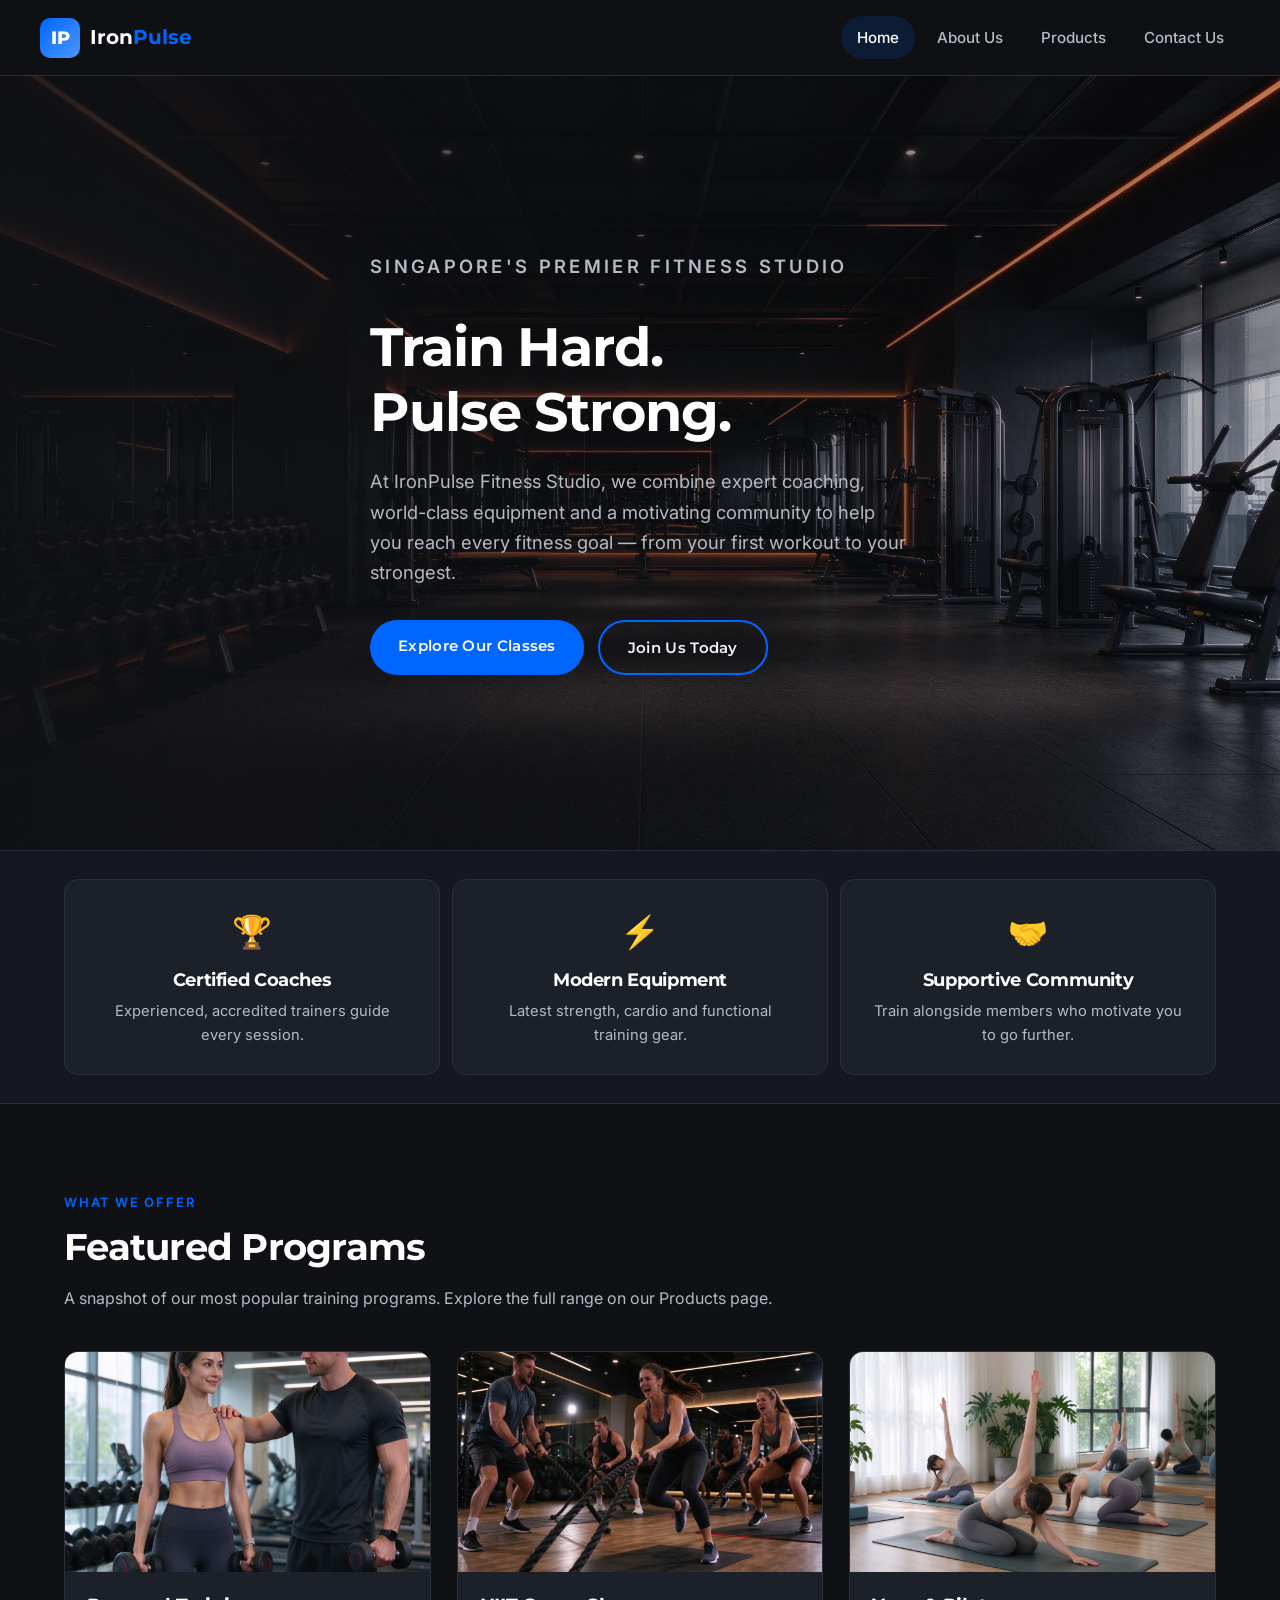
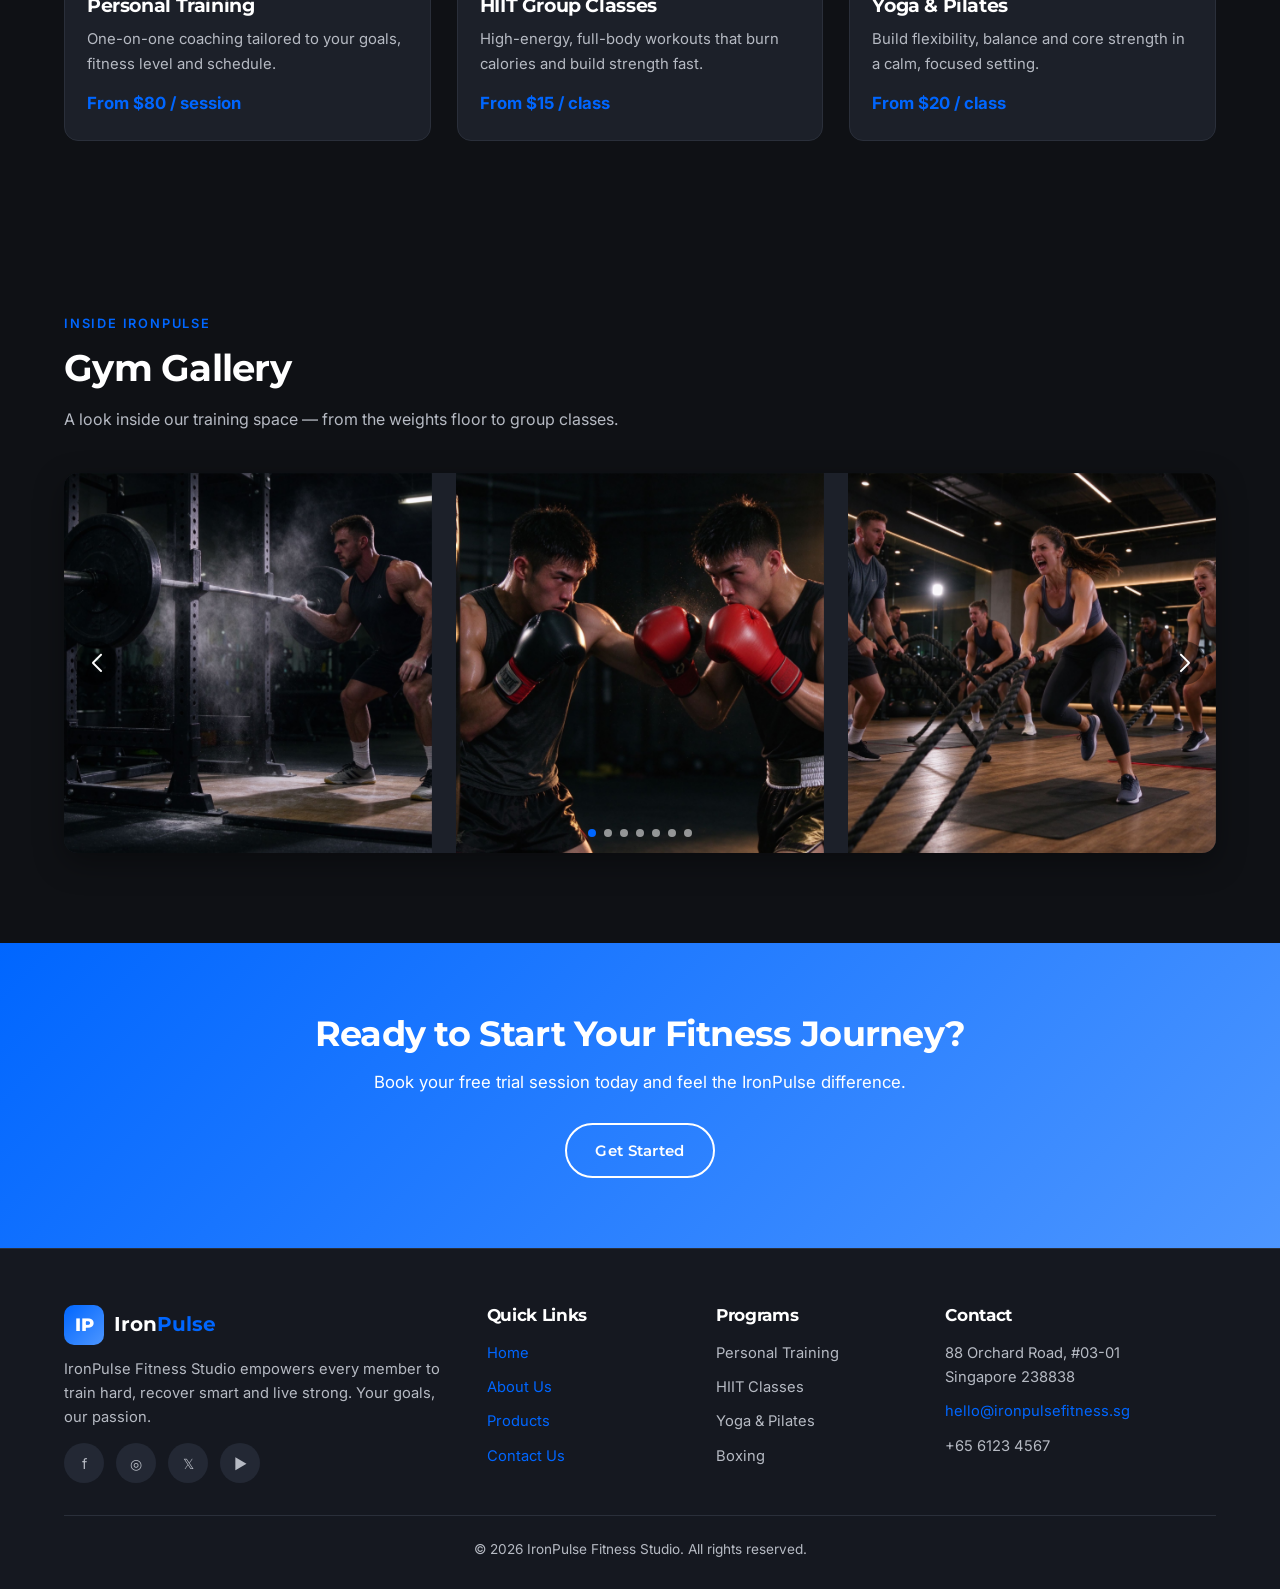
<file: index.html>
<!DOCTYPE html>
<html lang="en">
<head>
  <meta charset="UTF-8">
  <meta name="viewport" content="width=device-width, initial-scale=1.0">
  <title>IronPulse Fitness Studio | Train Hard. Pulse Strong.</title>
  <link rel="preconnect" href="https://fonts.googleapis.com">
  <link rel="preconnect" href="https://fonts.gstatic.com" crossorigin>
  <link href="https://fonts.googleapis.com/css2?family=Montserrat:wght@600;700;800&family=Inter:wght@400;500;600&display=swap" rel="stylesheet">
  <link rel="stylesheet" href="style.css">
  <link rel="stylesheet" href="https://cdn.jsdelivr.net/npm/swiper@11/swiper-bundle.min.css"/>
</head>
<body>
  <!-- ===== Shared header / navigation ===== -->
  <header class="site-header">
    <div class="wrapper header-inner">
      <a class="brand" href="index.html">
        <span class="brand-mark">IP</span>
        <span class="brand-name">Iron<span>Pulse</span></span>
      </a>
      <nav class="site-nav" aria-label="Main navigation">
        <ul>
          <li><a href="index.html" class="active">Home</a></li>
          <li><a href="aboutus.html">About Us</a></li>
          <li><a href="products.html">Products</a></li>
          <li><a href="contactus.html">Contact Us</a></li>
        </ul>
      </nav>
    </div>
  </header>

  <main>
    <!-- Hero section -->
    <section class="hero">
      <div class="hero-bg" role="img" aria-label="Modern gym interior"></div>
      <div class="wrapper">
        <div class="hero-content">
          <p class="hero-kicker">Singapore's Premier Fitness Studio</p>
          <h1>Train Hard.<br>Pulse Strong.</h1>
          <p>At IronPulse Fitness Studio, we combine expert coaching, world-class equipment and a motivating community to help you reach every fitness goal — from your first workout to your strongest.</p>
          <div class="hero-actions">
            <a href="products.html" class="btn btn-primary">Explore Our Classes</a>
            <a href="contactus.html" class="btn btn-outline">Join Us Today</a>
          </div>
        </div>
      </div>
    </section>

    <!-- Feature strip -->
    <section class="feature-strip">
      <div class="wrapper">
        <div class="feature-box"><div class="feature-icon">🏆</div><h3>Certified Coaches</h3><p>Experienced, accredited trainers guide every session.</p></div>
        <div class="feature-box"><div class="feature-icon">⚡</div><h3>Modern Equipment</h3><p>Latest strength, cardio and functional training gear.</p></div>
        <div class="feature-box"><div class="feature-icon">🤝</div><h3>Supportive Community</h3><p>Train alongside members who motivate you to go further.</p></div>
      </div>
    </section>

    <!-- Featured services preview -->
    <section class="section">
      <div class="wrapper">
        <span class="section-kicker">What We Offer</span>
        <h2 class="section-title">Featured Programs</h2>
        <p class="section-sub">A snapshot of our most popular training programs. Explore the full range on our Products page.</p>
        <div class="featured-grid">
          <article class="service-card">
            <img src="Assets/images/pt.jpg" alt="Personal training session">
            <div class="card-body">
              <h3>Personal Training</h3>
              <p>One-on-one coaching tailored to your goals, fitness level and schedule.</p>
              <span class="price">From $80 / session</span>
            </div>
          </article>
          <article class="service-card">
            <img src="Assets/images/hiit.jpg" alt="High-intensity group HIIT class">
            <div class="card-body">
              <h3>HIIT Group Classes</h3>
              <p>High-energy, full-body workouts that burn calories and build strength fast.</p>
              <span class="price">From $15 / class</span>
            </div>
          </article>
          <article class="service-card">
            <img src="Assets/images/yoga.jpg" alt="Yoga and pilates studio">
            <div class="card-body">
              <h3>Yoga &amp; Pilates</h3>
              <p>Build flexibility, balance and core strength in a calm, focused setting.</p>
              <span class="price">From $20 / class</span>
            </div>
          </article>
        </div>
      </div>
    </section>

    <!-- Gym gallery carousel (Swiper) -->
    <section class="section gallery-section">
      <div class="wrapper">
        <span class="section-kicker">Inside IronPulse</span>
        <h2 class="section-title">Gym Gallery</h2>
        <p class="section-sub">A look inside our training space — from the weights floor to group classes.</p>
      </div>
      <div class="wrapper">
        <div class="swiper my-gallery">
          <div class="swiper-wrapper">
            <div class="swiper-slide"><img src="Assets/images/strength.jpg" alt="Strength training zone"></div>
            <div class="swiper-slide"><img src="Assets/images/boxing.jpg" alt="Boxing class"></div>
            <div class="swiper-slide"><img src="Assets/images/hiit.jpg" alt="HIIT group class"></div>
            <div class="swiper-slide"><img src="Assets/images/yoga.jpg" alt="Yoga studio"></div>
            <div class="swiper-slide"><img src="Assets/images/team.jpg" alt="Coach team"></div>
            <div class="swiper-slide"><img src="Assets/images/nutrition.jpg" alt="Nutrition corner"></div>
            <div class="swiper-slide"><img src="Assets/images/pt.jpg" alt="Personal training session"></div>
          </div>
          <div class="swiper-button-next"></div>
          <div class="swiper-button-prev"></div>
          <div class="swiper-pagination"></div>
        </div>
      </div>
    </section>

    <!-- Call to action -->
    <section class="cta-band">
      <div class="wrapper">
        <h2>Ready to Start Your Fitness Journey?</h2>
        <p>Book your free trial session today and feel the IronPulse difference.</p>
        <a href="contactus.html" class="btn btn-outline">Get Started</a>
      </div>
    </section>
  </main>

  <!-- ===== Shared footer ===== -->
  <footer class="site-footer">
    <div class="wrapper">
      <div class="footer-grid">
        <div class="footer-col">
          <a class="brand" href="index.html">
            <span class="brand-mark">IP</span>
            <span class="brand-name">Iron<span>Pulse</span></span>
          </a>
          <p class="footer-about">IronPulse Fitness Studio empowers every member to train hard, recover smart and live strong. Your goals, our passion.</p>
          <div class="social-icons">
            <a href="https://facebook.com" target="_blank" rel="noopener" aria-label="Facebook">f</a>
            <a href="https://instagram.com" target="_blank" rel="noopener" aria-label="Instagram">◎</a>
            <a href="https://twitter.com" target="_blank" rel="noopener" aria-label="X / Twitter">𝕏</a>
            <a href="https://youtube.com" target="_blank" rel="noopener" aria-label="YouTube">▶</a>
          </div>
        </div>
        <div class="footer-col">
          <h4>Quick Links</h4>
          <ul>
            <li><a href="index.html">Home</a></li>
            <li><a href="aboutus.html">About Us</a></li>
            <li><a href="products.html">Products</a></li>
            <li><a href="contactus.html">Contact Us</a></li>
          </ul>
        </div>
        <div class="footer-col">
          <h4>Programs</h4>
          <ul>
            <li>Personal Training</li>
            <li>HIIT Classes</li>
            <li>Yoga &amp; Pilates</li>
            <li>Boxing</li>
          </ul>
        </div>
        <div class="footer-col">
          <h4>Contact</h4>
          <ul>
            <li>88 Orchard Road, #03-01<br>Singapore 238838</li>
            <li><a href="mailto:hello@ironpulsefitness.sg">hello@ironpulsefitness.sg</a></li>
            <li>+65 6123 4567</li>
          </ul>
        </div>
      </div>
      <div class="footer-bottom">
        <p>&copy; 2026 IronPulse Fitness Studio. All rights reserved.</p>
      </div>
    </div>
  </footer>
  <script src="https://cdn.jsdelivr.net/npm/swiper@11/swiper-bundle.min.js"></script>
  <script>
    const gallery = new Swiper('.my-gallery', {
      loop: true,
      autoplay: {
        delay: 2000,
        disableOnInteraction: false,
      },
      pagination: {
        el: '.swiper-pagination',
        clickable: true,
      },
      navigation: {
        nextEl: '.swiper-button-next',
        prevEl: '.swiper-button-prev',
      },
      breakpoints: {
        0: { slidesPerView: 1, spaceBetween: 16 },
        768: { slidesPerView: 2, spaceBetween: 20 },
        1024: { slidesPerView: 3, spaceBetween: 24 },
      },
    });
  </script>
</body>
</html>
</file>
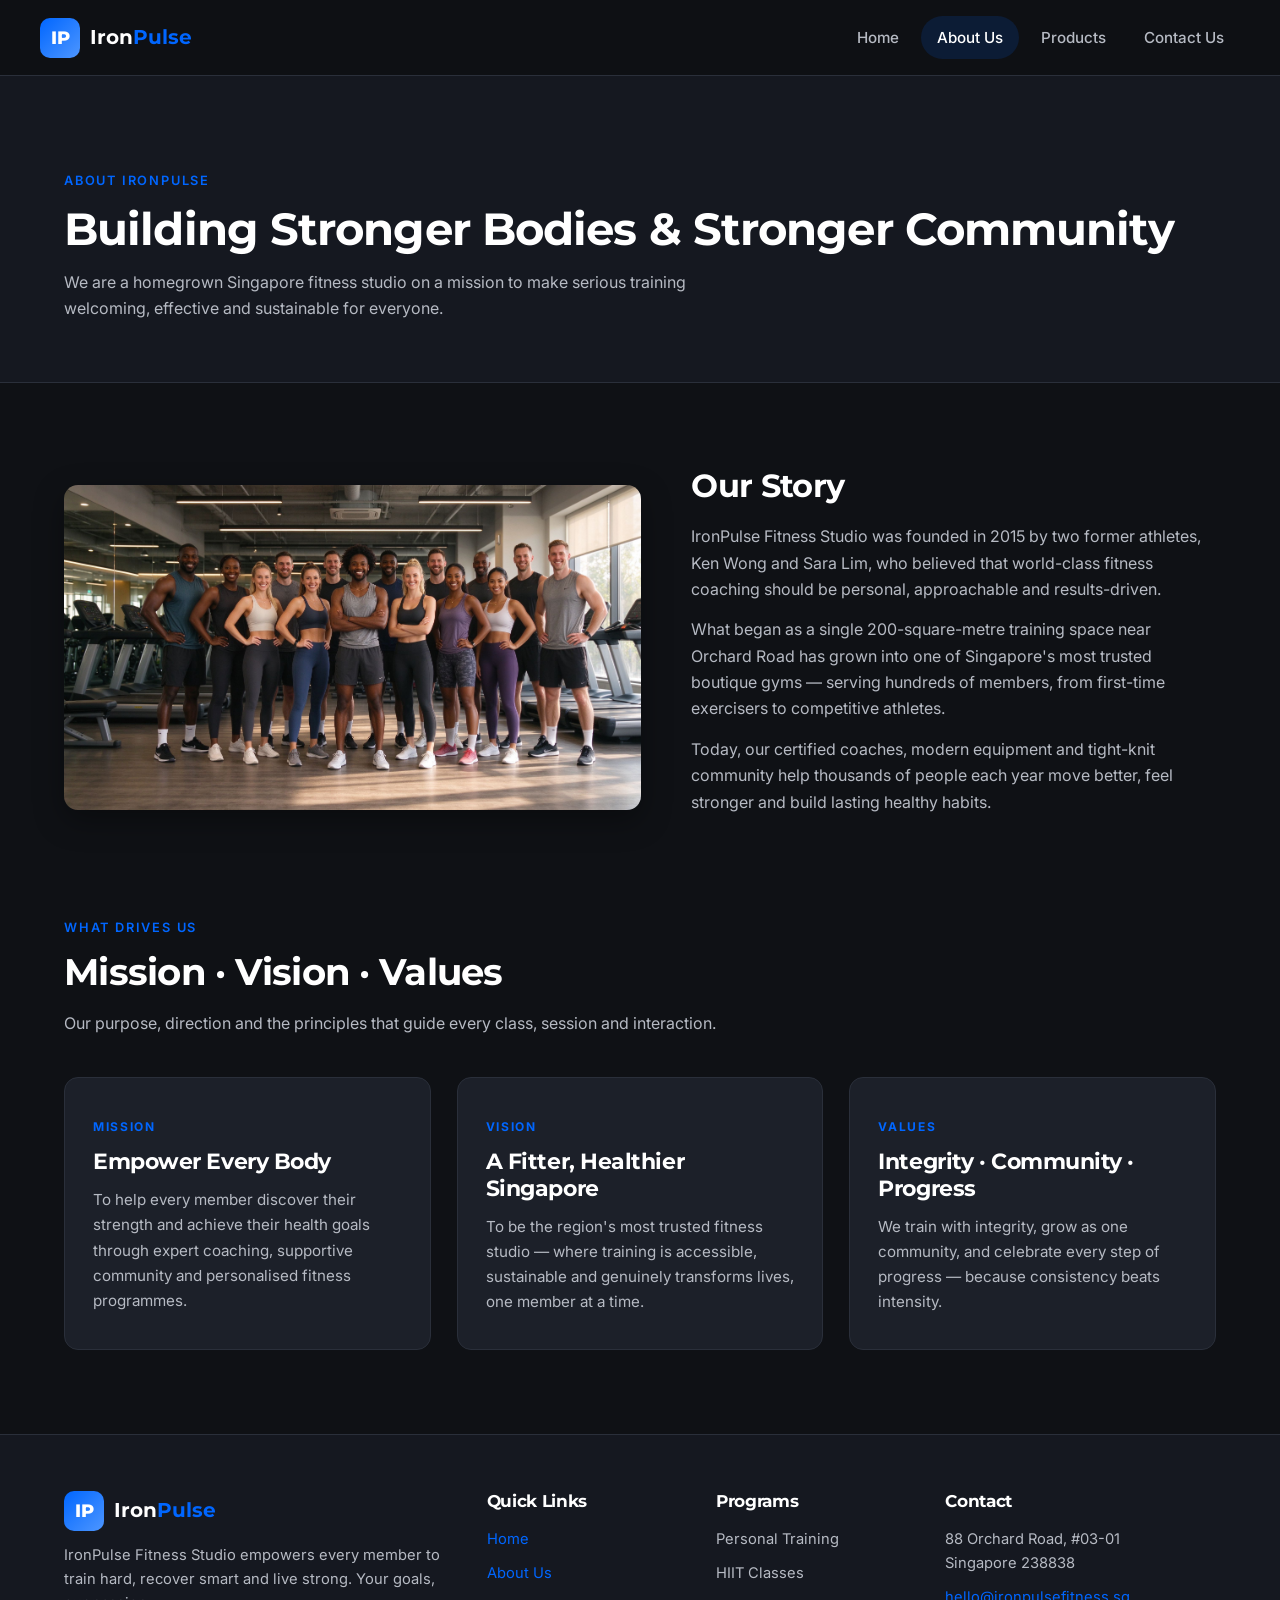
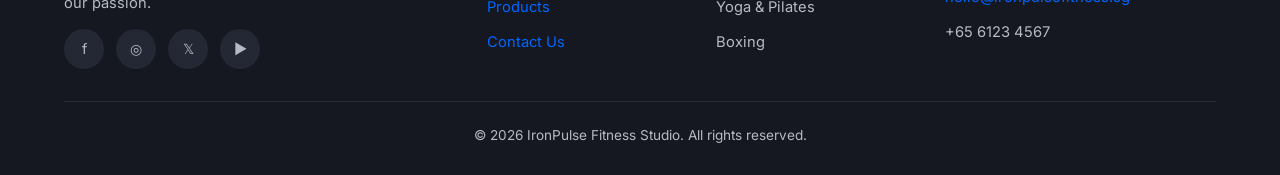
<file: aboutus.html>
<!DOCTYPE html>
<html lang="en">
<head>
  <meta charset="UTF-8">
  <meta name="viewport" content="width=device-width, initial-scale=1.0">
  <title>About Us | IronPulse Fitness Studio</title>
  <link rel="preconnect" href="https://fonts.googleapis.com">
  <link rel="preconnect" href="https://fonts.gstatic.com" crossorigin>
  <link href="https://fonts.googleapis.com/css2?family=Montserrat:wght@600;700;800&family=Inter:wght@400;500;600&display=swap" rel="stylesheet">
  <link rel="stylesheet" href="style.css">
</head>
<body>
  <!-- ===== Shared header / navigation ===== -->
  <header class="site-header">
    <div class="wrapper header-inner">
      <a class="brand" href="index.html">
        <span class="brand-mark">IP</span>
        <span class="brand-name">Iron<span>Pulse</span></span>
      </a>
      <nav class="site-nav" aria-label="Main navigation">
        <ul>
          <li><a href="index.html">Home</a></li>
          <li><a href="aboutus.html" class="active">About Us</a></li>
          <li><a href="products.html">Products</a></li>
          <li><a href="contactus.html">Contact Us</a></li>
        </ul>
      </nav>
    </div>
  </header>

  <main>
    <section class="page-hero">
      <div class="wrapper">
        <span class="section-kicker">About IronPulse</span>
        <h1>Building Stronger Bodies &amp; Stronger Community</h1>
        <p>We are a homegrown Singapore fitness studio on a mission to make serious training welcoming, effective and sustainable for everyone.</p>
      </div>
    </section>

    <!-- Company history -->
    <section class="section">
      <div class="wrapper about-split">
        <img src="Assets/images/team.jpg" alt="The IronPulse Fitness coaching team">
        <div class="about-text">
          <h2>Our Story</h2>
          <p>IronPulse Fitness Studio was founded in 2015 by two former athletes, Ken Wong and Sara Lim, who believed that world-class fitness coaching should be personal, approachable and results-driven.</p>
          <p>What began as a single 200-square-metre training space near Orchard Road has grown into one of Singapore's most trusted boutique gyms — serving hundreds of members, from first-time exercisers to competitive athletes.</p>
          <p>Today, our certified coaches, modern equipment and tight-knit community help thousands of people each year move better, feel stronger and build lasting healthy habits.</p>
        </div>
      </div>
    </section>

    <!-- Mission, Vision, Values -->
    <section class="section" style="padding-top: 0;">
      <div class="wrapper">
        <span class="section-kicker">What Drives Us</span>
        <h2 class="section-title">Mission · Vision · Values</h2>
        <p class="section-sub">Our purpose, direction and the principles that guide every class, session and interaction.</p>
        <div class="mvv-grid">
          <div class="mvv-card">
            <span class="tag">Mission</span>
            <h3>Empower Every Body</h3>
            <p>To help every member discover their strength and achieve their health goals through expert coaching, supportive community and personalised fitness programmes.</p>
          </div>
          <div class="mvv-card">
            <span class="tag">Vision</span>
            <h3>A Fitter, Healthier Singapore</h3>
            <p>To be the region's most trusted fitness studio — where training is accessible, sustainable and genuinely transforms lives, one member at a time.</p>
          </div>
          <div class="mvv-card">
            <span class="tag">Values</span>
            <h3>Integrity · Community · Progress</h3>
            <p>We train with integrity, grow as one community, and celebrate every step of progress — because consistency beats intensity.</p>
          </div>
        </div>
      </div>
    </section>
  </main>

  <!-- ===== Shared footer ===== -->
  <footer class="site-footer">
    <div class="wrapper">
      <div class="footer-grid">
        <div class="footer-col">
          <a class="brand" href="index.html">
            <span class="brand-mark">IP</span>
            <span class="brand-name">Iron<span>Pulse</span></span>
          </a>
          <p class="footer-about">IronPulse Fitness Studio empowers every member to train hard, recover smart and live strong. Your goals, our passion.</p>
          <div class="social-icons">
            <a href="https://facebook.com" target="_blank" rel="noopener" aria-label="Facebook">f</a>
            <a href="https://instagram.com" target="_blank" rel="noopener" aria-label="Instagram">◎</a>
            <a href="https://twitter.com" target="_blank" rel="noopener" aria-label="X / Twitter">𝕏</a>
            <a href="https://youtube.com" target="_blank" rel="noopener" aria-label="YouTube">▶</a>
          </div>
        </div>
        <div class="footer-col">
          <h4>Quick Links</h4>
          <ul>
            <li><a href="index.html">Home</a></li>
            <li><a href="aboutus.html">About Us</a></li>
            <li><a href="products.html">Products</a></li>
            <li><a href="contactus.html">Contact Us</a></li>
          </ul>
        </div>
        <div class="footer-col">
          <h4>Programs</h4>
          <ul>
            <li>Personal Training</li>
            <li>HIIT Classes</li>
            <li>Yoga &amp; Pilates</li>
            <li>Boxing</li>
          </ul>
        </div>
        <div class="footer-col">
          <h4>Contact</h4>
          <ul>
            <li>88 Orchard Road, #03-01<br>Singapore 238838</li>
            <li><a href="mailto:hello@ironpulsefitness.sg">hello@ironpulsefitness.sg</a></li>
            <li>+65 6123 4567</li>
          </ul>
        </div>
      </div>
      <div class="footer-bottom">
        <p>&copy; 2026 IronPulse Fitness Studio. All rights reserved.</p>
      </div>
    </div>
  </footer>
</body>
</html>
</file>
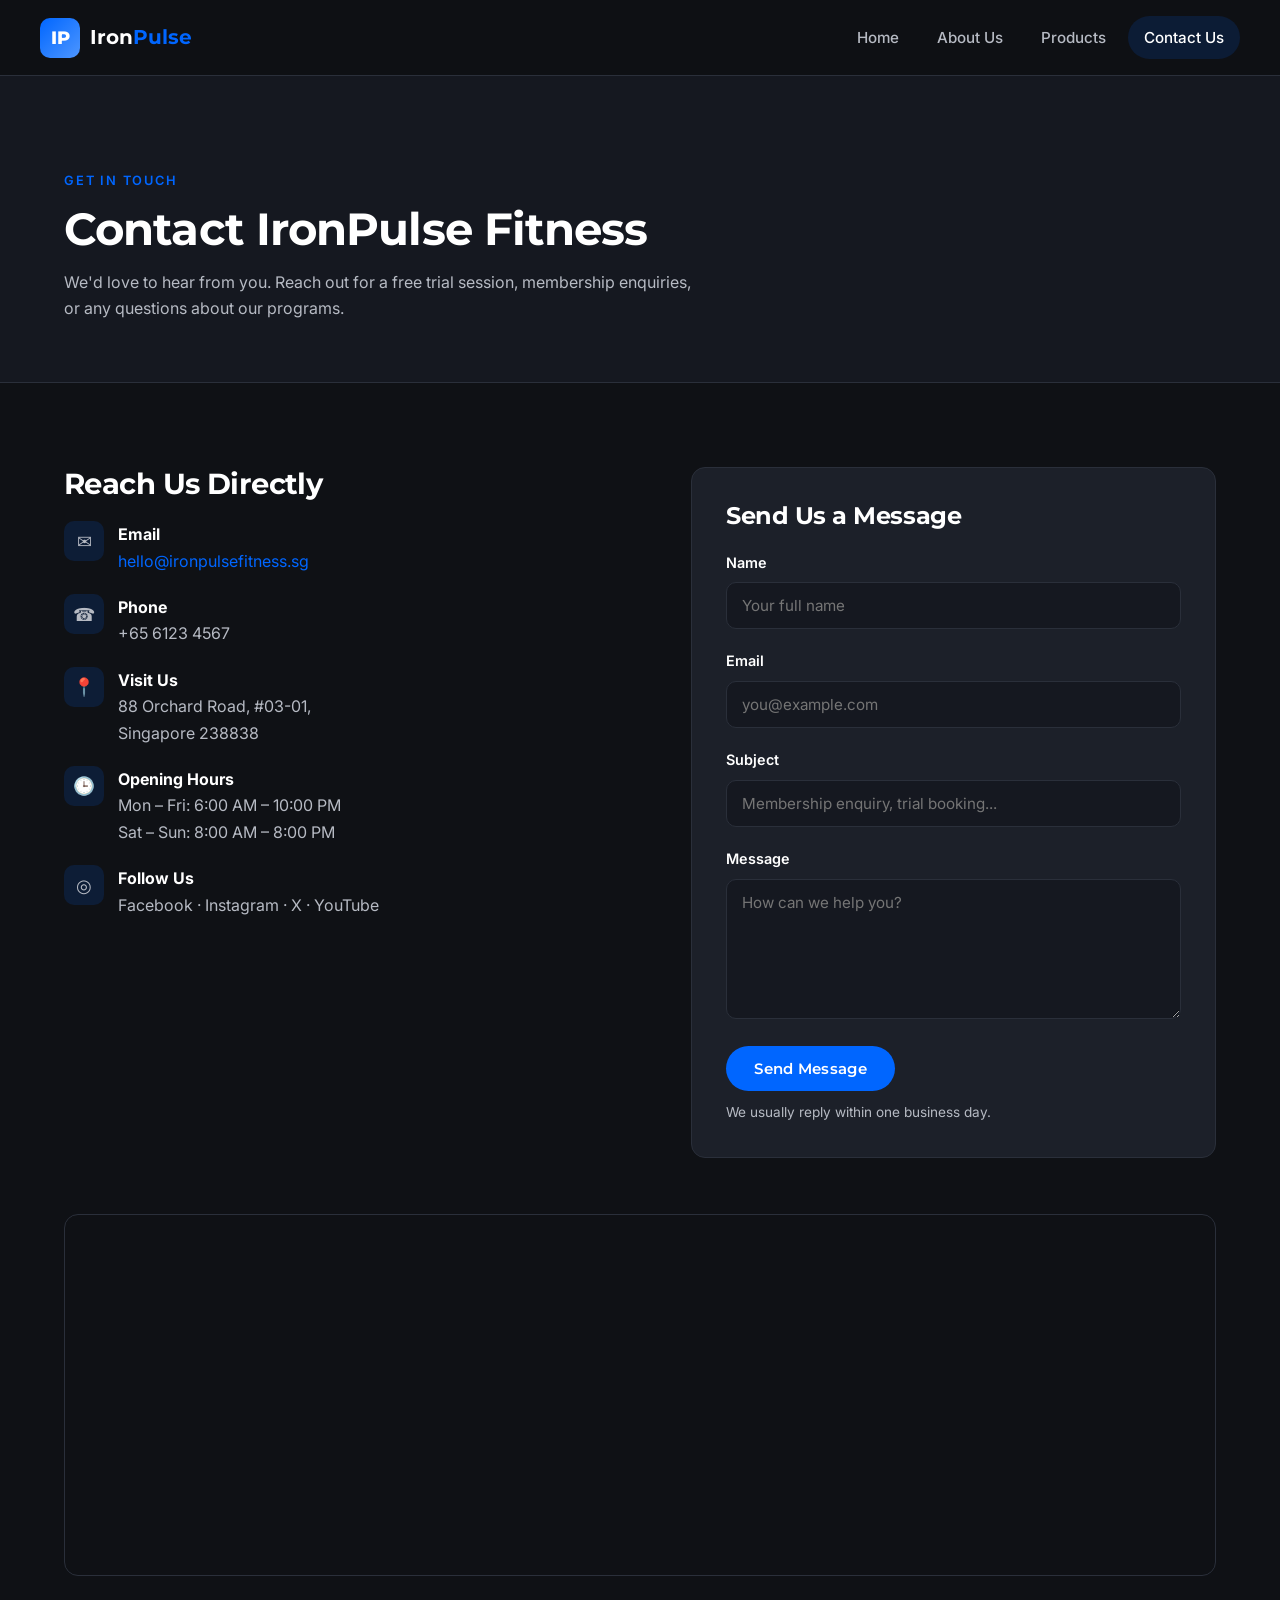
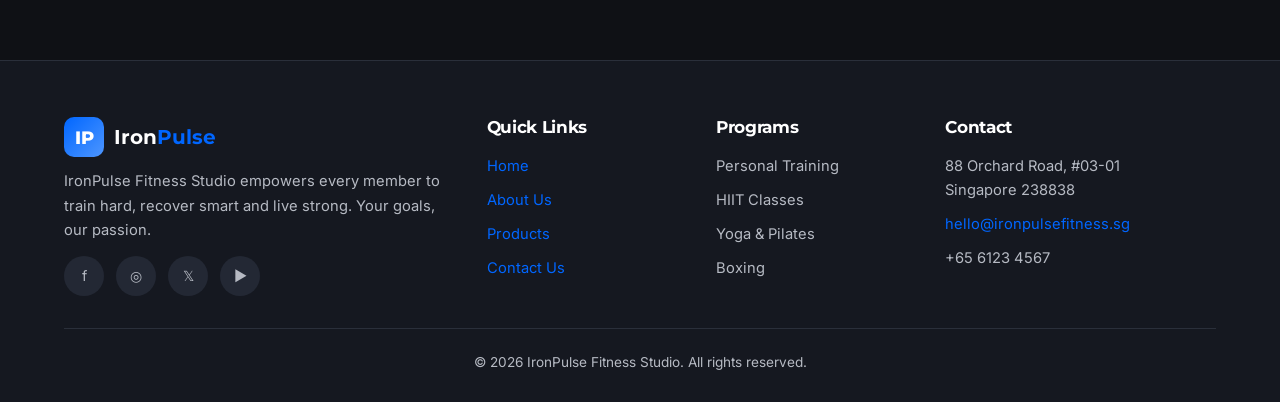
<file: contactus.html>
<!DOCTYPE html>
<html lang="en">
<head>
  <meta charset="UTF-8">
  <meta name="viewport" content="width=device-width, initial-scale=1.0">
  <title>Contact Us | IronPulse Fitness Studio</title>
  <link rel="preconnect" href="https://fonts.googleapis.com">
  <link rel="preconnect" href="https://fonts.gstatic.com" crossorigin>
  <link href="https://fonts.googleapis.com/css2?family=Montserrat:wght@600;700;800&family=Inter:wght@400;500;600&display=swap" rel="stylesheet">
  <link rel="stylesheet" href="style.css">
</head>
<body>
  <!-- ===== Shared header / navigation ===== -->
  <header class="site-header">
    <div class="wrapper header-inner">
      <a class="brand" href="index.html">
        <span class="brand-mark">IP</span>
        <span class="brand-name">Iron<span>Pulse</span></span>
      </a>
      <nav class="site-nav" aria-label="Main navigation">
        <ul>
          <li><a href="index.html">Home</a></li>
          <li><a href="aboutus.html">About Us</a></li>
          <li><a href="products.html">Products</a></li>
          <li><a href="contactus.html" class="active">Contact Us</a></li>
        </ul>
      </nav>
    </div>
  </header>

  <main>
    <section class="page-hero">
      <div class="wrapper">
        <span class="section-kicker">Get In Touch</span>
        <h1>Contact IronPulse Fitness</h1>
        <p>We'd love to hear from you. Reach out for a free trial session, membership enquiries, or any questions about our programs.</p>
      </div>
    </section>

    <section class="section">
      <div class="wrapper contact-grid">
        <!-- Contact information -->
        <div class="contact-info">
          <h2>Reach Us Directly</h2>
          <ul class="info-list">
            <li>
              <span class="ic">✉</span>
              <div>
                <strong>Email</strong>
                <a href="mailto:hello@ironpulsefitness.sg">hello@ironpulsefitness.sg</a>
              </div>
            </li>
            <li>
              <span class="ic">☎</span>
              <div>
                <strong>Phone</strong>
                +65 6123 4567
              </div>
            </li>
            <li>
              <span class="ic">📍</span>
              <div>
                <strong>Visit Us</strong>
                88 Orchard Road, #03-01,<br>Singapore 238838
              </div>
            </li>
            <li>
              <span class="ic">🕒</span>
              <div>
                <strong>Opening Hours</strong>
                Mon – Fri: 6:00 AM – 10:00 PM<br>Sat – Sun: 8:00 AM – 8:00 PM
              </div>
            </li>
            <li>
              <span class="ic">◎</span>
              <div>
                <strong>Follow Us</strong>
                <span>Facebook · Instagram · X · YouTube</span>
              </div>
            </li>
          </ul>
        </div>

        <!-- Contact form -->
        <form class="contact-form" action="#" method="post">
          <h2 style="font-size:1.5rem; margin-bottom:20px;">Send Us a Message</h2>
          <div class="form-group">
            <label for="name">Name</label>
            <input type="text" id="name" name="name" placeholder="Your full name" required>
          </div>
          <div class="form-group">
            <label for="email">Email</label>
            <input type="email" id="email" name="email" placeholder="you@example.com" required>
          </div>
          <div class="form-group">
            <label for="subject">Subject</label>
            <input type="text" id="subject" name="subject" placeholder="Membership enquiry, trial booking..." required>
          </div>
          <div class="form-group">
            <label for="message">Message</label>
            <textarea id="message" name="message" placeholder="How can we help you?" required></textarea>
          </div>
          <button type="submit" class="btn btn-primary">Send Message</button>
          <p class="form-note">We usually reply within one business day.</p>
        </form>
      </div>

      <!-- Embedded map -->
      <div class="wrapper">
        <div class="map-box">
          <iframe
            title="IronPulse Fitness Studio location map"
            src="https://www.openstreetmap.org/export/embed.html?bbox=103.8348%2C1.3035%2C103.8528%2C1.3160&amp;layer=mapnik&amp;marker=1.3097%2C103.8438"
            loading="lazy"
            allowfullscreen></iframe>
        </div>
      </div>
    </section>
  </main>

  <!-- ===== Shared footer ===== -->
  <footer class="site-footer">
    <div class="wrapper">
      <div class="footer-grid">
        <div class="footer-col">
          <a class="brand" href="index.html">
            <span class="brand-mark">IP</span>
            <span class="brand-name">Iron<span>Pulse</span></span>
          </a>
          <p class="footer-about">IronPulse Fitness Studio empowers every member to train hard, recover smart and live strong. Your goals, our passion.</p>
          <div class="social-icons">
            <a href="https://facebook.com" target="_blank" rel="noopener" aria-label="Facebook">f</a>
            <a href="https://instagram.com" target="_blank" rel="noopener" aria-label="Instagram">◎</a>
            <a href="https://twitter.com" target="_blank" rel="noopener" aria-label="X / Twitter">𝕏</a>
            <a href="https://youtube.com" target="_blank" rel="noopener" aria-label="YouTube">▶</a>
          </div>
        </div>
        <div class="footer-col">
          <h4>Quick Links</h4>
          <ul>
            <li><a href="index.html">Home</a></li>
            <li><a href="aboutus.html">About Us</a></li>
            <li><a href="products.html">Products</a></li>
            <li><a href="contactus.html">Contact Us</a></li>
          </ul>
        </div>
        <div class="footer-col">
          <h4>Programs</h4>
          <ul>
            <li>Personal Training</li>
            <li>HIIT Classes</li>
            <li>Yoga &amp; Pilates</li>
            <li>Boxing</li>
          </ul>
        </div>
        <div class="footer-col">
          <h4>Contact</h4>
          <ul>
            <li>88 Orchard Road, #03-01<br>Singapore 238838</li>
            <li><a href="mailto:hello@ironpulsefitness.sg">hello@ironpulsefitness.sg</a></li>
            <li>+65 6123 4567</li>
          </ul>
        </div>
      </div>
      <div class="footer-bottom">
        <p>&copy; 2026 IronPulse Fitness Studio. All rights reserved.</p>
      </div>
    </div>
  </footer>
</body>
</html>
</file>
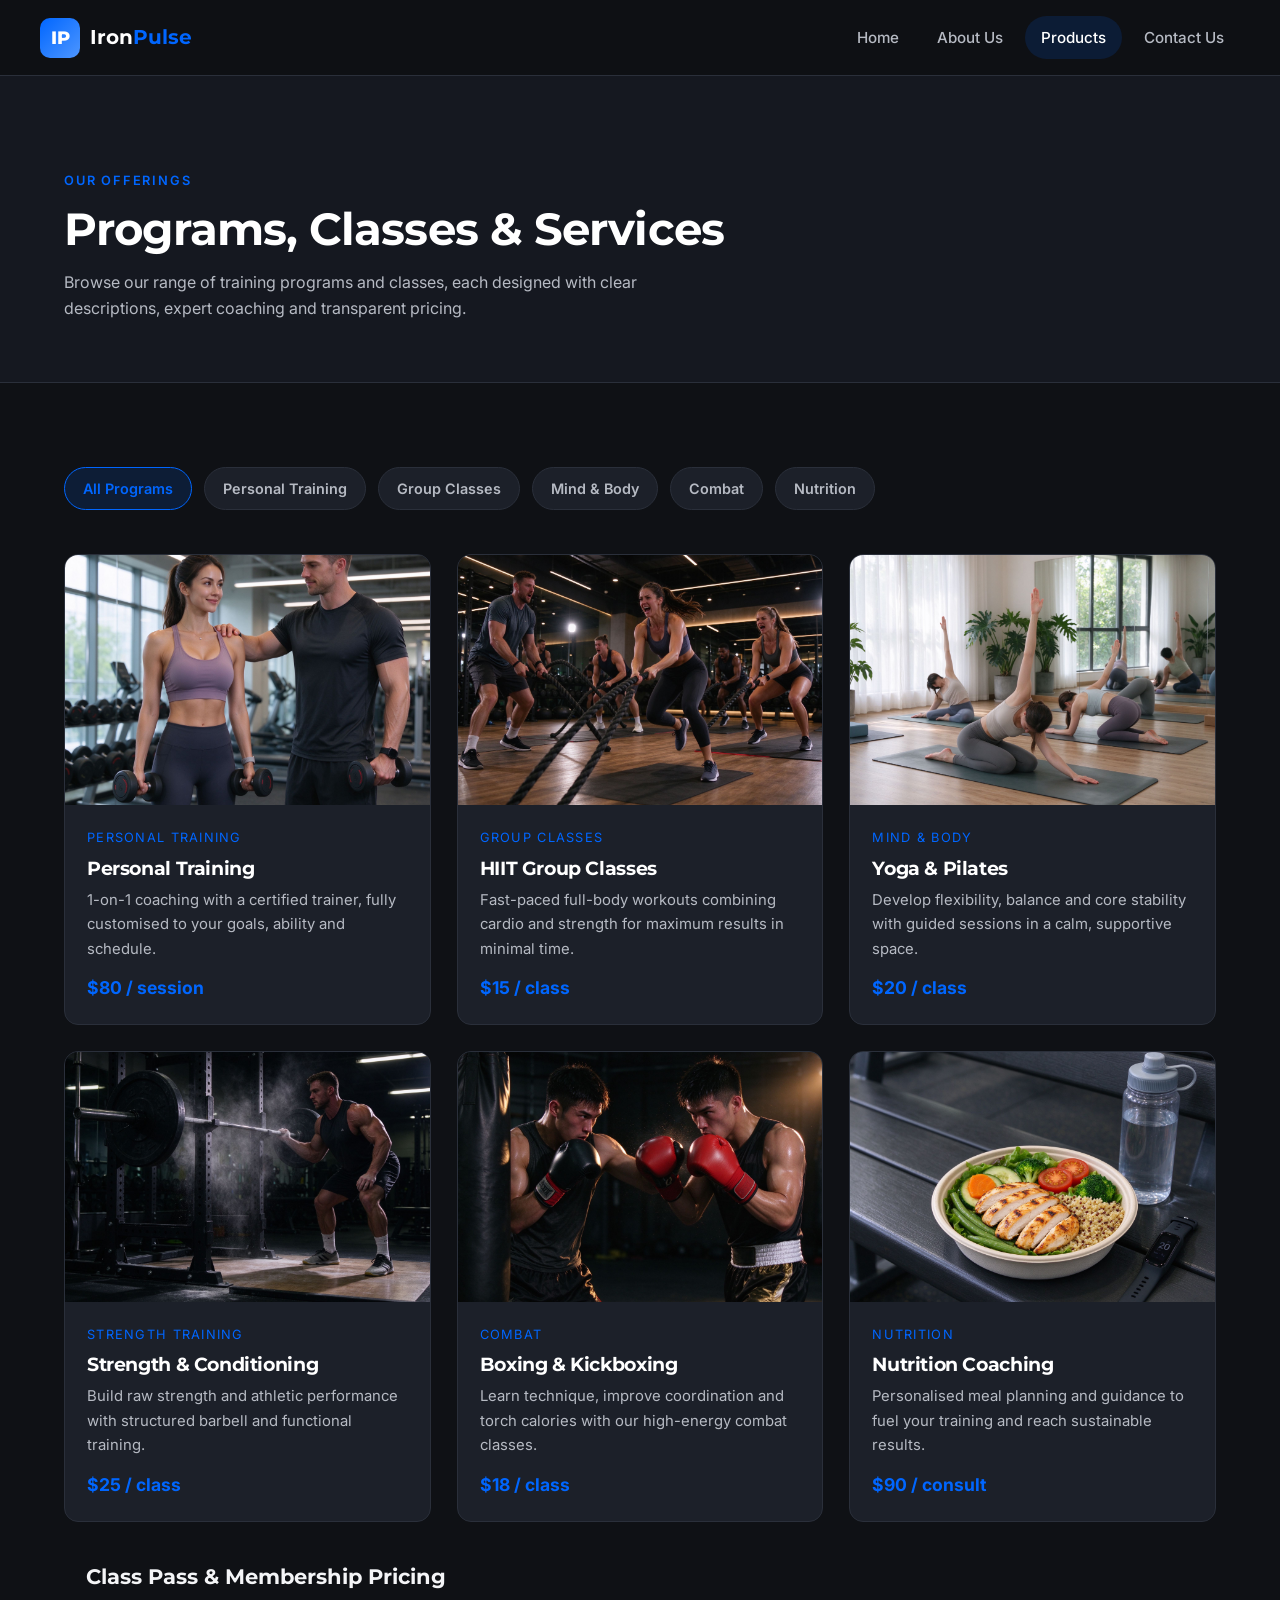
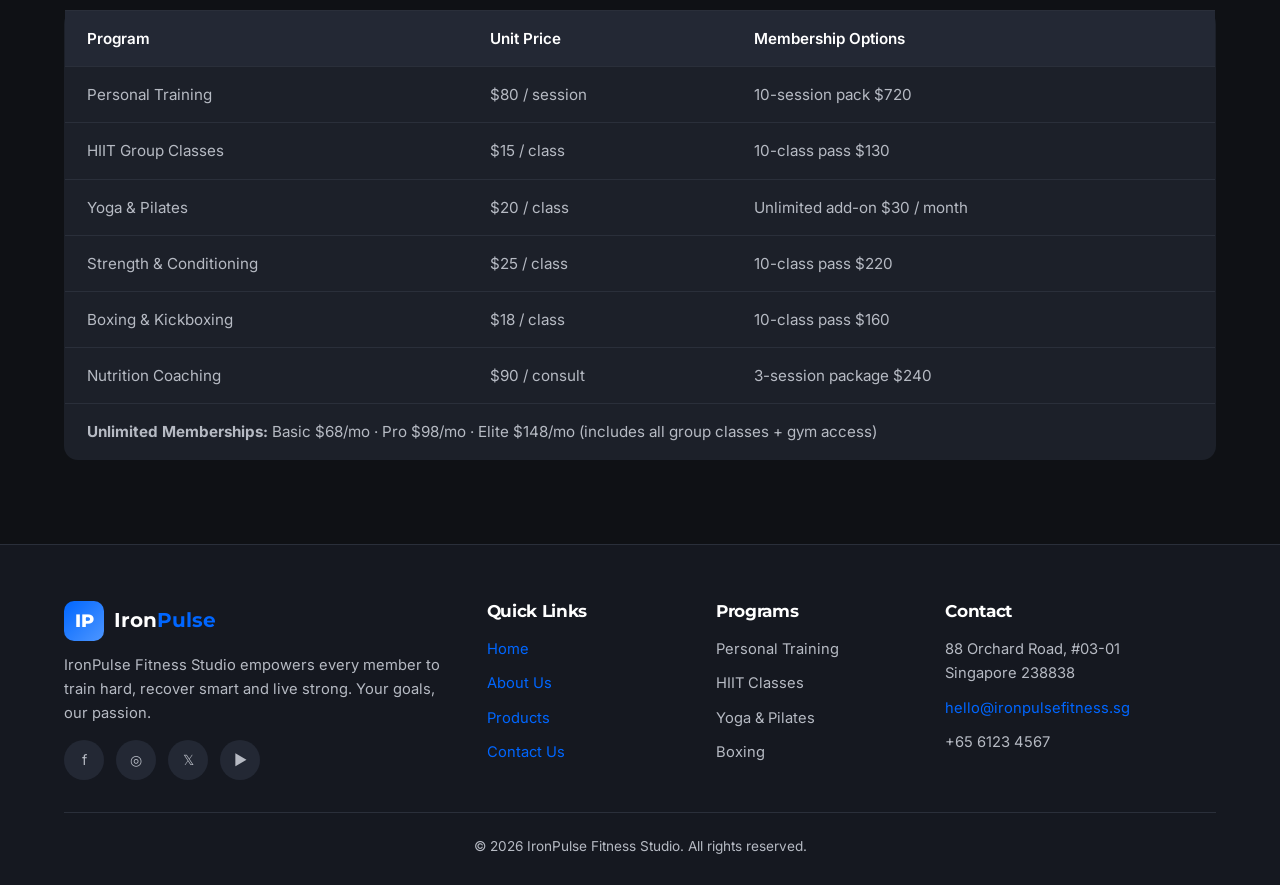
<file: products.html>
<!DOCTYPE html>
<html lang="en">
<head>
  <meta charset="UTF-8">
  <meta name="viewport" content="width=device-width, initial-scale=1.0">
  <title>Products &amp; Services | IronPulse Fitness Studio</title>
  <link rel="preconnect" href="https://fonts.googleapis.com">
  <link rel="preconnect" href="https://fonts.gstatic.com" crossorigin>
  <link href="https://fonts.googleapis.com/css2?family=Montserrat:wght@600;700;800&family=Inter:wght@400;500;600&display=swap" rel="stylesheet">
  <link rel="stylesheet" href="style.css">
</head>
<body>
  <!-- ===== Shared header / navigation ===== -->
  <header class="site-header">
    <div class="wrapper header-inner">
      <a class="brand" href="index.html">
        <span class="brand-mark">IP</span>
        <span class="brand-name">Iron<span>Pulse</span></span>
      </a>
      <nav class="site-nav" aria-label="Main navigation">
        <ul>
          <li><a href="index.html">Home</a></li>
          <li><a href="aboutus.html">About Us</a></li>
          <li><a href="products.html" class="active">Products</a></li>
          <li><a href="contactus.html">Contact Us</a></li>
        </ul>
      </nav>
    </div>
  </header>

  <main>
    <section class="page-hero">
      <div class="wrapper">
        <span class="section-kicker">Our Offerings</span>
        <h1>Programs, Classes &amp; Services</h1>
        <p>Browse our range of training programs and classes, each designed with clear descriptions, expert coaching and transparent pricing.</p>
      </div>
    </section>

    <!-- Service categories -->
    <section class="section">
      <div class="wrapper">
        <div class="category-tabs">
          <span>All Programs</span>
          <span>Personal Training</span>
          <span>Group Classes</span>
          <span>Mind &amp; Body</span>
          <span>Combat</span>
          <span>Nutrition</span>
        </div>

        <!-- Photo gallery (6 service images) -->
        <div class="gallery-grid">
          <div class="gallery-item">
            <img src="Assets/images/pt.jpg" alt="Personal training with dumbbells">
            <div class="g-body">
              <span class="g-cat">Personal Training</span>
              <h3>Personal Training</h3>
              <p>1-on-1 coaching with a certified trainer, fully customised to your goals, ability and schedule.</p>
              <span class="price">$80 / session</span>
            </div>
          </div>
          <div class="gallery-item">
            <img src="Assets/images/hiit.jpg" alt="Group HIIT class with battle ropes">
            <div class="g-body">
              <span class="g-cat">Group Classes</span>
              <h3>HIIT Group Classes</h3>
              <p>Fast-paced full-body workouts combining cardio and strength for maximum results in minimal time.</p>
              <span class="price">$15 / class</span>
            </div>
          </div>
          <div class="gallery-item">
            <img src="Assets/images/yoga.jpg" alt="Yoga and pilates studio class">
            <div class="g-body">
              <span class="g-cat">Mind &amp; Body</span>
              <h3>Yoga &amp; Pilates</h3>
              <p>Develop flexibility, balance and core stability with guided sessions in a calm, supportive space.</p>
              <span class="price">$20 / class</span>
            </div>
          </div>
          <div class="gallery-item">
            <img src="Assets/images/strength.jpg" alt="Strength and conditioning training">
            <div class="g-body">
              <span class="g-cat">Strength Training</span>
              <h3>Strength &amp; Conditioning</h3>
              <p>Build raw strength and athletic performance with structured barbell and functional training.</p>
              <span class="price">$25 / class</span>
            </div>
          </div>
          <div class="gallery-item">
            <img src="Assets/images/boxing.jpg" alt="Boxing and kickboxing training">
            <div class="g-body">
              <span class="g-cat">Combat</span>
              <h3>Boxing &amp; Kickboxing</h3>
              <p>Learn technique, improve coordination and torch calories with our high-energy combat classes.</p>
              <span class="price">$18 / class</span>
            </div>
          </div>
          <div class="gallery-item">
            <img src="Assets/images/nutrition.jpg" alt="Healthy nutrition coaching meal">
            <div class="g-body">
              <span class="g-cat">Nutrition</span>
              <h3>Nutrition Coaching</h3>
              <p>Personalised meal planning and guidance to fuel your training and reach sustainable results.</p>
              <span class="price">$90 / consult</span>
            </div>
          </div>
        </div>

        <!-- Pricing information -->
        <table class="pricing-table">
          <caption>Class Pass &amp; Membership Pricing</caption>
          <thead>
            <tr>
              <th>Program</th>
              <th>Unit Price</th>
              <th>Membership Options</th>
            </tr>
          </thead>
          <tbody>
            <tr><td>Personal Training</td><td>$80 / session</td><td>10-session pack $720</td></tr>
            <tr><td>HIIT Group Classes</td><td>$15 / class</td><td>10-class pass $130</td></tr>
            <tr><td>Yoga &amp; Pilates</td><td>$20 / class</td><td>Unlimited add-on $30 / month</td></tr>
            <tr><td>Strength &amp; Conditioning</td><td>$25 / class</td><td>10-class pass $220</td></tr>
            <tr><td>Boxing &amp; Kickboxing</td><td>$18 / class</td><td>10-class pass $160</td></tr>
            <tr><td>Nutrition Coaching</td><td>$90 / consult</td><td>3-session package $240</td></tr>
            <tr>
              <td colspan="3"><strong>Unlimited Memberships:</strong> Basic $68/mo · Pro $98/mo · Elite $148/mo (includes all group classes + gym access)</td>
            </tr>
          </tbody>
        </table>
      </div>
    </section>
  </main>

  <!-- ===== Shared footer ===== -->
  <footer class="site-footer">
    <div class="wrapper">
      <div class="footer-grid">
        <div class="footer-col">
          <a class="brand" href="index.html">
            <span class="brand-mark">IP</span>
            <span class="brand-name">Iron<span>Pulse</span></span>
          </a>
          <p class="footer-about">IronPulse Fitness Studio empowers every member to train hard, recover smart and live strong. Your goals, our passion.</p>
          <div class="social-icons">
            <a href="https://facebook.com" target="_blank" rel="noopener" aria-label="Facebook">f</a>
            <a href="https://instagram.com" target="_blank" rel="noopener" aria-label="Instagram">◎</a>
            <a href="https://twitter.com" target="_blank" rel="noopener" aria-label="X / Twitter">𝕏</a>
            <a href="https://youtube.com" target="_blank" rel="noopener" aria-label="YouTube">▶</a>
          </div>
        </div>
        <div class="footer-col">
          <h4>Quick Links</h4>
          <ul>
            <li><a href="index.html">Home</a></li>
            <li><a href="aboutus.html">About Us</a></li>
            <li><a href="products.html">Products</a></li>
            <li><a href="contactus.html">Contact Us</a></li>
          </ul>
        </div>
        <div class="footer-col">
          <h4>Programs</h4>
          <ul>
            <li>Personal Training</li>
            <li>HIIT Classes</li>
            <li>Yoga &amp; Pilates</li>
            <li>Boxing</li>
          </ul>
        </div>
        <div class="footer-col">
          <h4>Contact</h4>
          <ul>
            <li>88 Orchard Road, #03-01<br>Singapore 238838</li>
            <li><a href="mailto:hello@ironpulsefitness.sg">hello@ironpulsefitness.sg</a></li>
            <li>+65 6123 4567</li>
          </ul>
        </div>
      </div>
      <div class="footer-bottom">
        <p>&copy; 2026 IronPulse Fitness Studio. All rights reserved.</p>
      </div>
    </div>
  </footer>
</body>
</html>
</file>
<file: style.css>
/* ============================================================
   IronPulse Fitness Studio — style.css
   Shared stylesheet for all 4 pages (index, aboutus, products, contactus)
   ============================================================ */

:root {
  --bg-dark: #0f1115;
  --bg-dark-2: #151820;
  --bg-card: #1c2029;
  --bg-card-2: #232834;
  --accent: #0066FF;
  --accent-dark: #0047C2;
  --accent-soft: rgba(0, 102, 255, 0.14);
  --text-light: #f4f5f7;
  --text-muted: #b6bac3;
  --white: #ffffff;
  --border: #2a2f3a;
  --radius: 14px;
  --shadow: 0 10px 30px rgba(0, 0, 0, 0.35);
  --font-head: "Montserrat", "Segoe UI", Arial, sans-serif;
  --font-body: "Inter", "Segoe UI", Arial, sans-serif;
}

/* ---------- Reset & base ---------- */
* { margin: 0; padding: 0; box-sizing: border-box; }

html { scroll-behavior: smooth; }

body {
  font-family: var(--font-body);
  background-color: var(--bg-dark);
  color: var(--text-light);
  line-height: 1.65;
  -webkit-font-smoothing: antialiased;
}

/* Semantic layout blocks use a shared wrapper */
.wrapper {
  max-width: 1200px;
  margin: 0 auto;
  padding: 0 24px;
}

img { max-width: 100%; display: block; }

a { color: var(--accent); text-decoration: none; transition: color 0.2s ease; }
a:hover { color: var(--white); }

h1, h2, h3, h4 {
  font-family: var(--font-head);
  line-height: 1.2;
  color: var(--white);
  letter-spacing: -0.02em;
}

.section { padding: 84px 0; }

.section-kicker {
  display: inline-block;
  text-transform: uppercase;
  letter-spacing: 0.14em;
  font-size: 0.8rem;
  font-weight: 600;
  color: var(--accent);
  margin-bottom: 12px;
}

.section-title { font-size: 2.3rem; margin-bottom: 16px; }

.section-sub {
  color: var(--text-muted);
  max-width: 720px;
  margin-bottom: 40px;
}

/* ---------- Buttons ---------- */
.btn {
  display: inline-block;
  padding: 13px 28px;
  border-radius: 40px;
  font-family: var(--font-head);
  font-weight: 600;
  font-size: 0.95rem;
  letter-spacing: 0.02em;
  cursor: pointer;
  border: none;
  transition: all 0.25s ease;
}
.btn-primary { background: var(--accent); color: #ffffff; }
.btn-primary:hover { background: var(--accent-dark); color: #fff; transform: translateY(-2px); }
.btn-outline { background: transparent; color: var(--text-light); border: 2px solid var(--accent); }
.btn-outline:hover { background: var(--accent); color: #ffffff; }

/* ============================================================
   HEADER / NAV (identical on every page)
   ============================================================ */
.site-header {
  position: sticky;
  top: 0;
  z-index: 100;
  background: rgba(15, 17, 21, 0.92);
  backdrop-filter: blur(8px);
  border-bottom: 1px solid var(--border);
}
.header-inner {
  display: flex;
  align-items: center;
  justify-content: space-between;
  padding: 16px 0;
}
.brand { display: flex; align-items: center; gap: 10px; }
.brand-mark {
  width: 40px; height: 40px;
  background: linear-gradient(135deg, var(--accent), #4D96FF);
  border-radius: 10px;
  display: grid; place-items: center;
  font-family: var(--font-head);
  font-weight: 800;
  color: #ffffff;
  font-size: 1.1rem;
}
.brand-name { font-family: var(--font-head); font-weight: 700; font-size: 1.25rem; color: var(--white); }
.brand-name span { color: var(--accent); }

.site-nav ul { display: flex; list-style: none; gap: 6px; }
.site-nav a {
  display: inline-block;
  padding: 9px 16px;
  border-radius: 30px;
  color: var(--text-muted);
  font-weight: 500;
  font-size: 0.95rem;
}
.site-nav a:hover { color: var(--white); background: var(--bg-card-2); }
.site-nav a.active { color: var(--white); background: var(--accent-soft); }

/* ============================================================
   FOOTER (identical on every page)
   ============================================================ */
.site-footer {
  background: var(--bg-dark-2);
  border-top: 1px solid var(--border);
  padding: 56px 0 28px;
}
.footer-grid {
  display: grid;
  grid-template-columns: 2fr 1fr 1fr 1.4fr;
  gap: 36px;
  margin-bottom: 32px;
}
.footer-col h4 { font-size: 1.05rem; margin-bottom: 16px; }
.footer-col p, .footer-col li { color: var(--text-muted); font-size: 0.92rem; }
.footer-col ul { list-style: none; }
.footer-col li { margin-bottom: 10px; }
.footer-about { color: var(--text-muted); font-size: 0.92rem; margin-top: 12px; }
.social-icons { display: flex; gap: 12px; margin-top: 14px; }
.social-icons a {
  width: 40px; height: 40px;
  border-radius: 50%;
  background: var(--bg-card-2);
  display: grid; place-items: center;
  color: var(--text-muted);
  font-size: 0.9rem;
  transition: all 0.2s ease;
}
.social-icons a:hover { background: var(--accent); color: #1a1208; transform: translateY(-3px); }
.footer-bottom {
  border-top: 1px solid var(--border);
  padding-top: 22px;
  text-align: center;
  color: var(--text-muted);
  font-size: 0.85rem;
}

/* ============================================================
   HOME PAGE
   ============================================================ */
.hero {
  position: relative;
  min-height: 86vh;
  display: flex;
  align-items: center;
  overflow: hidden;
}
.hero-bg {
  position: absolute; inset: 0;
  background: url("Assets/images/hero.jpg") center/cover no-repeat;
}
.hero-bg::after {
  content: "";
  position: absolute; inset: 0;
  background: linear-gradient(90deg, rgba(15,17,21,0.92) 0%, rgba(15,17,21,0.55) 55%, rgba(15,17,21,0.25) 100%);
}
.hero-content { position: relative; z-index: 2; max-width: 640px; padding: 120px 0; }
.hero-kicker {
  text-transform: uppercase;
  letter-spacing: 0.18em;
  font-size: 0.85rem;
  font-weight: 600;
  color: var(--accent);
  margin-bottom: 18px;
}
.hero h1 { font-size: 3.4rem; margin-bottom: 22px; }
.hero p { font-size: 1.15rem; color: var(--text-muted); margin-bottom: 32px; max-width: 540px; }
.hero-actions { display: flex; gap: 14px; flex-wrap: wrap; }

.feature-strip {
  background: var(--bg-dark-2);
  border-top: 1px solid var(--border);
  border-bottom: 1px solid var(--border);
}
.feature-strip .wrapper { display: grid; grid-template-columns: repeat(3, 1fr); gap: 12px; padding: 28px 24px; }
.feature-box {
  background: var(--bg-card);
  border: 1px solid var(--border);
  border-radius: var(--radius);
  padding: 26px 28px;
  text-align: center;
}
.feature-icon { font-size: 2rem; margin-bottom: 10px; }
.feature-box h3 { font-size: 1.15rem; margin-bottom: 8px; }
.feature-box p { color: var(--text-muted); font-size: 0.92rem; }

.featured-grid { display: grid; grid-template-columns: repeat(3, 1fr); gap: 26px; }
.service-card {
  background: var(--bg-card);
  border: 1px solid var(--border);
  border-radius: var(--radius);
  overflow: hidden;
  transition: transform 0.25s ease, box-shadow 0.25s ease;
}
.service-card:hover { transform: translateY(-6px); box-shadow: var(--shadow); }
.service-card img { width: 100%; height: 220px; object-fit: cover; }
.service-card .card-body { padding: 22px; }
.service-card h3 { font-size: 1.2rem; margin-bottom: 10px; }
.service-card p { color: var(--text-muted); font-size: 0.93rem; }
.service-card .price { color: var(--accent); font-weight: 700; font-size: 1.05rem; margin-top: 14px; display: inline-block; }

.cta-band {
  background: linear-gradient(135deg, var(--accent) 0%, #4D96FF 100%);
  color: #ffffff;
  text-align: center;
  padding: 70px 24px;
}
.cta-band h2 { color: #ffffff; font-size: 2.2rem; margin-bottom: 14px; }
.cta-band p { font-size: 1.05rem; max-width: 560px; margin: 0 auto 26px; }
.cta-band .btn-outline { border-color: #ffffff; color: #ffffff; }
.cta-band .btn-outline:hover { background: #1a1208; color: var(--white); }

/* ============================================================
   ABOUT PAGE
   ============================================================ */
.page-hero {
  background: var(--bg-dark-2);
  border-bottom: 1px solid var(--border);
  padding: 90px 0 60px;
}
.page-hero h1 { font-size: 2.8rem; margin-bottom: 12px; }
.page-hero p { color: var(--text-muted); max-width: 640px; }

.about-split {
  display: grid;
  grid-template-columns: 1.1fr 1fr;
  gap: 50px;
  align-items: center;
}
.about-split img { border-radius: var(--radius); box-shadow: var(--shadow); }
.about-text h2 { font-size: 2rem; margin-bottom: 18px; }
.about-text p { color: var(--text-muted); margin-bottom: 14px; }

.mvv-grid { display: grid; grid-template-columns: repeat(3, 1fr); gap: 26px; }
.mvv-card {
  background: var(--bg-card);
  border: 1px solid var(--border);
  border-radius: var(--radius);
  padding: 34px 28px;
}
.mvv-card .tag {
  display: inline-block;
  text-transform: uppercase;
  letter-spacing: 0.14em;
  font-size: 0.75rem;
  font-weight: 700;
  color: var(--accent);
  margin-bottom: 12px;
}
.mvv-card h3 { font-size: 1.4rem; margin-bottom: 12px; }
.mvv-card p { color: var(--text-muted); font-size: 0.95rem; }

/* ============================================================
   PRODUCTS / SERVICES PAGE
   ============================================================ */
.category-tabs { display: flex; flex-wrap: wrap; gap: 12px; margin-bottom: 44px; }
.category-tabs span {
  padding: 9px 18px;
  border-radius: 30px;
  background: var(--bg-card);
  border: 1px solid var(--border);
  color: var(--text-muted);
  font-weight: 600;
  font-size: 0.9rem;
  cursor: default;
}
.category-tabs span:first-child { background: var(--accent-soft); color: var(--accent); border-color: var(--accent); }

.gallery-grid { display: grid; grid-template-columns: repeat(3, 1fr); gap: 26px; }
.gallery-item {
  background: var(--bg-card);
  border: 1px solid var(--border);
  border-radius: var(--radius);
  overflow: hidden;
}
.gallery-item img { width: 100%; height: 250px; object-fit: cover; }
.gallery-item .g-body { padding: 22px; }
.gallery-item h3 { font-size: 1.2rem; margin-bottom: 8px; }
.gallery-item .g-cat { color: var(--accent); font-size: 0.8rem; text-transform: uppercase; letter-spacing: 0.1em; margin-bottom: 8px; display: block; }
.gallery-item p { color: var(--text-muted); font-size: 0.93rem; margin-bottom: 12px; }
.gallery-item .price { font-weight: 700; color: var(--accent); font-size: 1.1rem; }

.pricing-table {
  width: 100%;
  border-collapse: collapse;
  background: var(--bg-card);
  border: 1px solid var(--border);
  border-radius: var(--radius);
  overflow: hidden;
  margin-top: 30px;
}
.pricing-table caption {
  text-align: left;
  font-family: var(--font-head);
  font-weight: 700;
  font-size: 1.3rem;
  padding: 8px 22px 16px;
}
.pricing-table th, .pricing-table td {
  text-align: left;
  padding: 15px 22px;
  border-bottom: 1px solid var(--border);
  font-size: 0.95rem;
}
.pricing-table th { background: var(--bg-card-2); color: var(--white); font-weight: 600; }
.pricing-table td { color: var(--text-muted); }
.pricing-table tr:last-child td { border-bottom: none; }

/* ============================================================
   CONTACT PAGE
   ============================================================ */
.contact-grid { display: grid; grid-template-columns: 1.1fr 1fr; gap: 50px; align-items: start; }
.contact-info h2 { font-size: 1.8rem; margin-bottom: 20px; }
.info-list { list-style: none; margin-top: 8px; }
.info-list li { display: flex; gap: 14px; align-items: flex-start; margin-bottom: 20px; color: var(--text-muted); }
.info-list .ic {
  width: 40px; height: 40px;
  flex-shrink: 0;
  border-radius: 10px;
  background: var(--accent-soft);
  display: grid; place-items: center;
  font-size: 1.1rem;
}
.info-list li strong { color: var(--white); display: block; }
.info-list a { color: var(--accent); }
.info-list a:hover { color: var(--white); }

.contact-form {
  background: var(--bg-card);
  border: 1px solid var(--border);
  border-radius: var(--radius);
  padding: 34px;
}
.form-group { margin-bottom: 20px; }
.form-group label { display: block; font-size: 0.9rem; font-weight: 600; margin-bottom: 8px; color: var(--white); }
.form-group input, .form-group textarea {
  width: 100%;
  padding: 13px 15px;
  background: var(--bg-dark-2);
  border: 1px solid var(--border);
  border-radius: 10px;
  color: var(--text-light);
  font-family: var(--font-body);
  font-size: 0.95rem;
  outline: none;
  transition: border-color 0.2s ease;
}
.form-group input:focus, .form-group textarea:focus { border-color: var(--accent); }
.form-group textarea { min-height: 140px; resize: vertical; }
.form-note { font-size: 0.85rem; color: var(--text-muted); margin-top: 10px; }

.map-box {
  margin-top: 56px;
  border: 1px solid var(--border);
  border-radius: var(--radius);
  overflow: hidden;
}
.map-box iframe { width: 100%; height: 360px; border: 0; display: block; filter: grayscale(30%) contrast(1.05); }

/* ============================================================
   GYM GALLERY CAROUSEL (Swiper)
   ============================================================ */
.gallery-section { padding-bottom: 90px; }
.my-gallery {
  width: 100%;
  border-radius: var(--radius);
  overflow: hidden;
  box-shadow: var(--shadow);
  background: var(--bg-card);
}
.my-gallery .swiper-slide img {
  width: 100%;
  height: 380px;
  object-fit: cover;
  display: block;
}
.my-gallery .swiper-pagination { bottom: 12px; }
.my-gallery .swiper-pagination-bullet {
  background: rgba(255, 255, 255, 0.55);
  opacity: 1;
}
.my-gallery .swiper-pagination-bullet-active { background: var(--accent); }
.my-gallery .swiper-button-next,
.my-gallery .swiper-button-prev {
  color: var(--white);
  background: rgba(0, 0, 0, 0.45);
  width: 44px;
  height: 44px;
  border-radius: 50%;
}
.my-gallery .swiper-button-next::after,
.my-gallery .swiper-button-prev::after { font-size: 18px; font-weight: 700; }

/* ============================================================
   RESPONSIVE
   ============================================================ */
@media (max-width: 920px) {
  .featured-grid, .gallery-grid, .mvv-grid { grid-template-columns: repeat(2, 1fr); }
  .about-split, .contact-grid { grid-template-columns: 1fr; }
  .footer-grid { grid-template-columns: 1fr 1fr; }
}
@media (max-width: 600px) {
  .header-inner { flex-direction: column; gap: 12px; }
  .site-nav { width: 100%; }
  .site-nav ul { justify-content: center; flex-wrap: wrap; }
  .hero h1 { font-size: 2.4rem; }
  .section-title { font-size: 1.8rem; }
  .feature-strip .wrapper { grid-template-columns: 1fr; }
  .featured-grid, .gallery-grid, .mvv-grid { grid-template-columns: 1fr; }
  .footer-grid { grid-template-columns: 1fr; }
}
</file>
